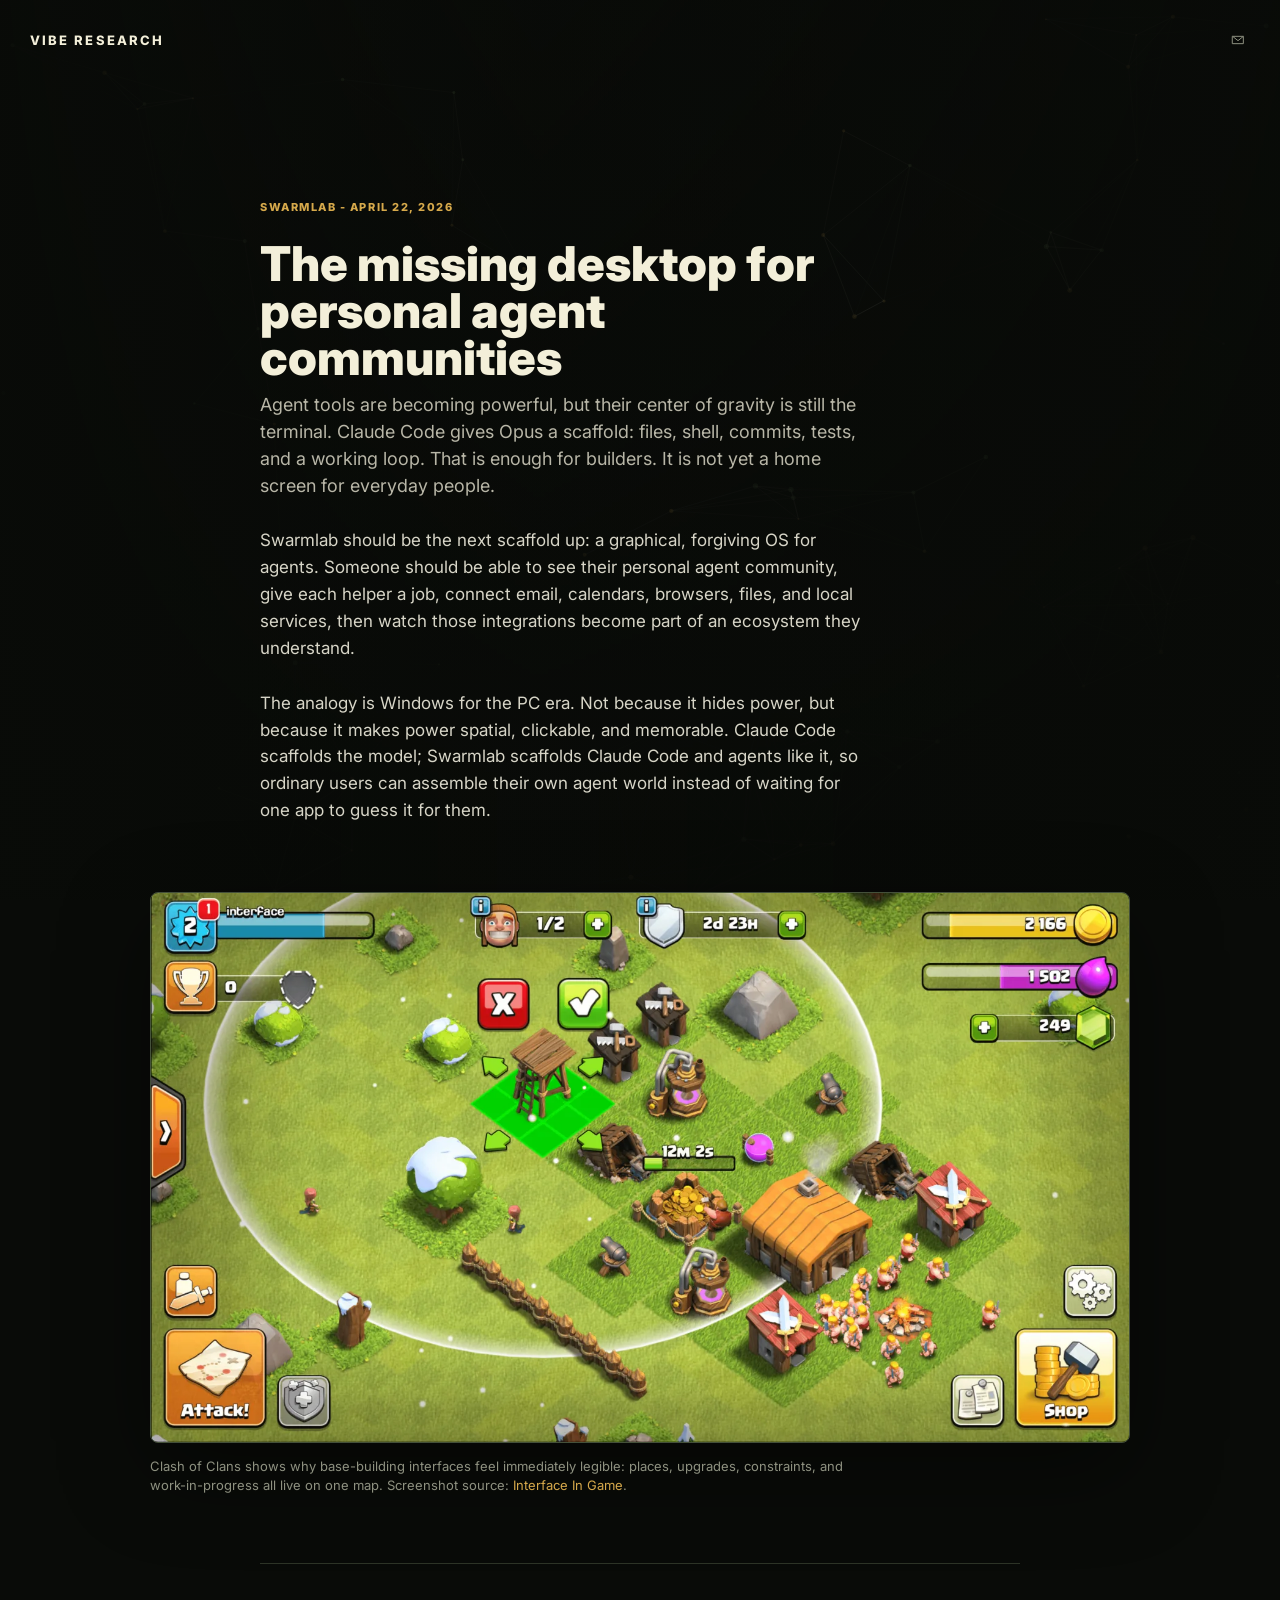
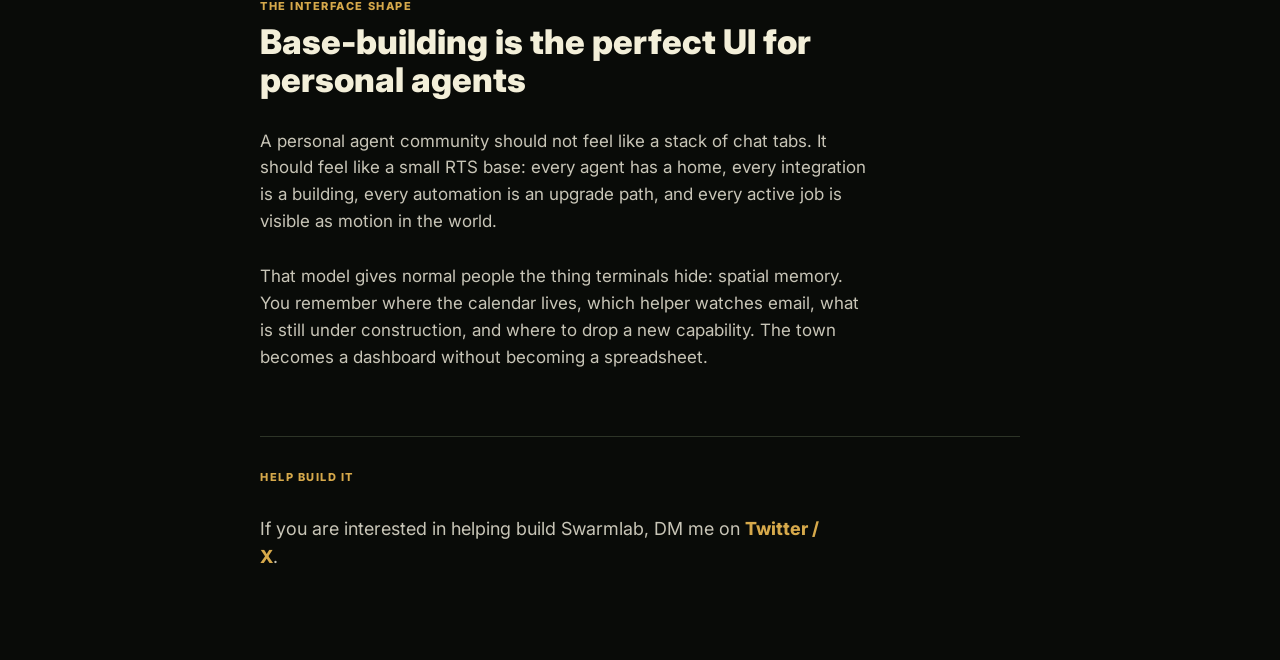
<file: masterplan/index.html>
<!doctype html>
<html lang="en">
  <head>
    <meta charset="UTF-8" />
    <meta name="viewport" content="width=device-width, initial-scale=1.0" />
    <meta
      name="description"
      content="A short Swarmlab masterplan note on graphical, game-like interfaces for personal agent communities."
    />
    <title>Swarmlab Masterplan</title>
    <link
      rel="icon"
      href="data:image/svg+xml,%3Csvg xmlns='http://www.w3.org/2000/svg' viewBox='0 0 64 64'%3E%3Crect width='64' height='64' rx='12' fill='%23f97316'/%3E%3C/svg%3E"
    />
    <link rel="preconnect" href="https://fonts.googleapis.com" />
    <link rel="preconnect" href="https://fonts.gstatic.com" crossorigin />
    <link href="https://fonts.googleapis.com/css2?family=Inter:wght@400..900&display=swap" rel="stylesheet" />
    <link rel="stylesheet" href="/masterplan/masterplan.css?v=20260422-font" />
  </head>
  <body>
    <canvas class="graph-bg" aria-hidden="true"></canvas>

    <header class="site-header" aria-label="Vibe Research">
      <a class="wordmark" href="https://vibe-research.net">Vibe Research</a>
      <a class="mail-link" href="mailto:hello@vibe-research.net" aria-label="Email Vibe Research">
        <svg viewBox="0 0 24 24" aria-hidden="true">
          <path d="M4 6.5h16v11H4z" />
          <path d="m4.5 7 7.5 6 7.5-6" />
        </svg>
      </a>
    </header>

    <main>
      <article class="post">
        <p class="meta">Swarmlab - April 22, 2026</p>
        <h1>The missing desktop for personal agent communities</h1>
        <p class="dek">
          Agent tools are becoming powerful, but their center of gravity is still the terminal.
          Claude Code gives Opus a scaffold: files, shell, commits, tests, and a working loop.
          That is enough for builders. It is not yet a home screen for everyday people.
        </p>
        <p>
          Swarmlab should be the next scaffold up: a graphical, forgiving OS for agents.
          Someone should be able to see their personal agent community, give each helper a job,
          connect email, calendars, browsers, files, and local services, then watch those
          integrations become part of an ecosystem they understand.
        </p>
        <p>
          The analogy is Windows for the PC era. Not because it hides power, but because it makes
          power spatial, clickable, and memorable. Claude Code scaffolds the model; Swarmlab
          scaffolds Claude Code and agents like it, so ordinary users can assemble their own agent
          world instead of waiting for one app to guess it for them.
        </p>

        <figure class="clash-figure">
          <img
            src="/masterplan/clash-of-clans-base-builder.webp"
            width="1600"
            height="900"
            alt="A Clash of Clans village in build mode, with structures arranged on a green base."
          />
          <figcaption>
            Clash of Clans shows why base-building interfaces feel immediately legible:
            places, upgrades, constraints, and work-in-progress all live on one map.
            Screenshot source:
            <a href="https://interfaceingame.com/games/clash-of-clans/">Interface In Game</a>.
          </figcaption>
        </figure>

        <section class="idea-section" aria-labelledby="rts-heading">
          <p class="section-kicker">The interface shape</p>
          <h2 id="rts-heading">Base-building is the perfect UI for personal agents</h2>
          <p>
            A personal agent community should not feel like a stack of chat tabs. It should feel
            like a small RTS base: every agent has a home, every integration is a building, every
            automation is an upgrade path, and every active job is visible as motion in the world.
          </p>
          <p>
            That model gives normal people the thing terminals hide: spatial memory. You remember
            where the calendar lives, which helper watches email, what is still under construction,
            and where to drop a new capability. The town becomes a dashboard without becoming a
            spreadsheet.
          </p>
        </section>

        <footer class="build-footer" aria-label="Help build Swarmlab">
          <p class="section-kicker">Help build it</p>
          <p>
            If you are interested in helping build Swarmlab, DM me on
            <a href="https://x.com/clamepending" target="_blank" rel="noopener noreferrer">Twitter / X</a>.
          </p>
        </footer>
      </article>
    </main>
    <script src="/masterplan/masterplan.js" defer></script>
  </body>
</html>
</file>
<file: masterplan/masterplan.css>
:root {
  color-scheme: dark;
  font-family:
    Inter, ui-sans-serif, system-ui, -apple-system, BlinkMacSystemFont,
    "Segoe UI", sans-serif;
  --paper: #090b08;
  --paper-soft: #10150f;
  --ink: #d7d5c7;
  --ink-strong: #f3efd9;
  --muted: #8e9180;
  --line: #2d3427;
  --line-strong: #44503a;
  --gold: #d6a94b;
  --green: #82a868;
  --moss: #202d1d;
  --ember: #bb6947;
}

* {
  box-sizing: border-box;
}

::selection {
  background: rgba(214, 169, 75, 0.32);
  color: var(--ink-strong);
}

html,
body {
  margin: 0;
  min-height: 100%;
  background: var(--paper);
  color: var(--ink);
}

body {
  min-height: 100vh;
  background:
    linear-gradient(180deg, rgba(19, 31, 17, 0.72) 0%, rgba(9, 11, 8, 0) 360px),
    var(--paper);
  font-size: 17px;
  line-height: 1.58;
  font-synthesis: none;
  text-rendering: optimizeLegibility;
  -webkit-font-smoothing: antialiased;
}

.graph-bg {
  position: fixed;
  inset: 0;
  z-index: 0;
  width: 100vw;
  height: 100vh;
  pointer-events: none;
}

body::after {
  position: fixed;
  inset: 0;
  z-index: 0;
  content: "";
  pointer-events: none;
  background:
    linear-gradient(90deg, rgba(9, 11, 8, 0.9) 0%, rgba(9, 11, 8, 0.36) 42%, rgba(9, 11, 8, 0.86) 100%),
    linear-gradient(180deg, rgba(9, 11, 8, 0.18) 0%, rgba(9, 11, 8, 0.8) 86%);
}

a {
  color: inherit;
  text-decoration: none;
}

.site-header {
  position: fixed;
  top: 0;
  left: 0;
  right: 0;
  z-index: 2;
  display: flex;
  align-items: center;
  justify-content: space-between;
  padding: 28px 30px;
}

.wordmark {
  color: var(--ink-strong);
  font-size: 13px;
  font-weight: 780;
  letter-spacing: 0.16em;
  text-transform: uppercase;
}

.mail-link {
  display: inline-grid;
  width: 24px;
  height: 24px;
  place-items: center;
  color: var(--muted);
}

.mail-link:hover {
  color: var(--gold);
}

.mail-link svg {
  width: 16px;
  height: 16px;
  fill: none;
  stroke: currentColor;
  stroke-linecap: round;
  stroke-linejoin: round;
  stroke-width: 1.5;
}

main {
  position: relative;
  z-index: 1;
  min-height: 100vh;
  padding: 1px 24px 88px;
}

.post {
  width: min(100%, 760px);
  margin: 22vh auto 0;
}

.meta,
.section-kicker {
  color: var(--gold);
  font-size: 11px;
  font-weight: 800;
  letter-spacing: 0.14em;
  text-transform: uppercase;
}

.meta {
  margin: 0 0 24px;
}

h1,
h2 {
  color: var(--ink-strong);
  font-weight: 850;
  letter-spacing: 0;
}

h1 {
  max-width: 620px;
  margin: 0 0 10px;
  font-size: 48px;
  line-height: 0.98;
}

h2 {
  max-width: 620px;
  margin: 8px 0 0;
  font-size: 34px;
  line-height: 1.12;
}

p {
  max-width: 610px;
  margin: 28px 0 0;
}

.dek {
  margin-top: 0;
  color: #b8b6a7;
  font-size: 18px;
  line-height: 1.5;
}

.clash-figure {
  width: min(980px, calc(100vw - 48px));
  margin: 68px 0 0 50%;
  transform: translateX(-50%);
}

.clash-figure img {
  display: block;
  width: 100%;
  height: auto;
  aspect-ratio: 16 / 9;
  border: 1px solid var(--line-strong);
  border-radius: 8px;
  background: var(--moss);
  box-shadow: 0 28px 90px rgba(0, 0, 0, 0.44);
}

.clash-figure figcaption {
  max-width: 720px;
  margin: 14px 0 0;
  color: var(--muted);
  font-size: 13px;
  line-height: 1.45;
}

.clash-figure figcaption a {
  color: var(--gold);
}

.idea-section {
  margin-top: 68px;
  padding-top: 34px;
  border-top: 1px solid var(--line);
}

.section-kicker {
  margin: 0;
}

.idea-section p:not(.section-kicker) {
  color: #c8c5b7;
}

.build-footer {
  margin-top: 66px;
  padding-top: 32px;
  border-top: 1px solid var(--line);
}

.build-footer p:not(.section-kicker) {
  max-width: 560px;
  color: #c8c5b7;
  font-size: 18px;
}

.build-footer a {
  color: var(--gold);
  font-weight: 760;
}

.build-footer a:hover,
.build-footer a:focus-visible {
  color: var(--ink-strong);
}

@media (max-width: 720px) {
  .site-header {
    padding: 22px 20px;
  }

  main {
    padding: 1px 20px 64px;
  }

  .post {
    margin-top: 18vh;
  }

  h1 {
    font-size: 36px;
    line-height: 1.08;
  }

  h2 {
    font-size: 28px;
  }

  .dek {
    font-size: 17px;
  }

  .clash-figure {
    width: calc(100vw - 28px);
    margin-top: 52px;
  }

  .idea-section {
    margin-top: 54px;
  }

  .build-footer {
    margin-top: 54px;
  }
}

@media (max-width: 390px) {
  .wordmark {
    font-size: 12px;
  }

  h1 {
    font-size: 32px;
  }
}
</file>
